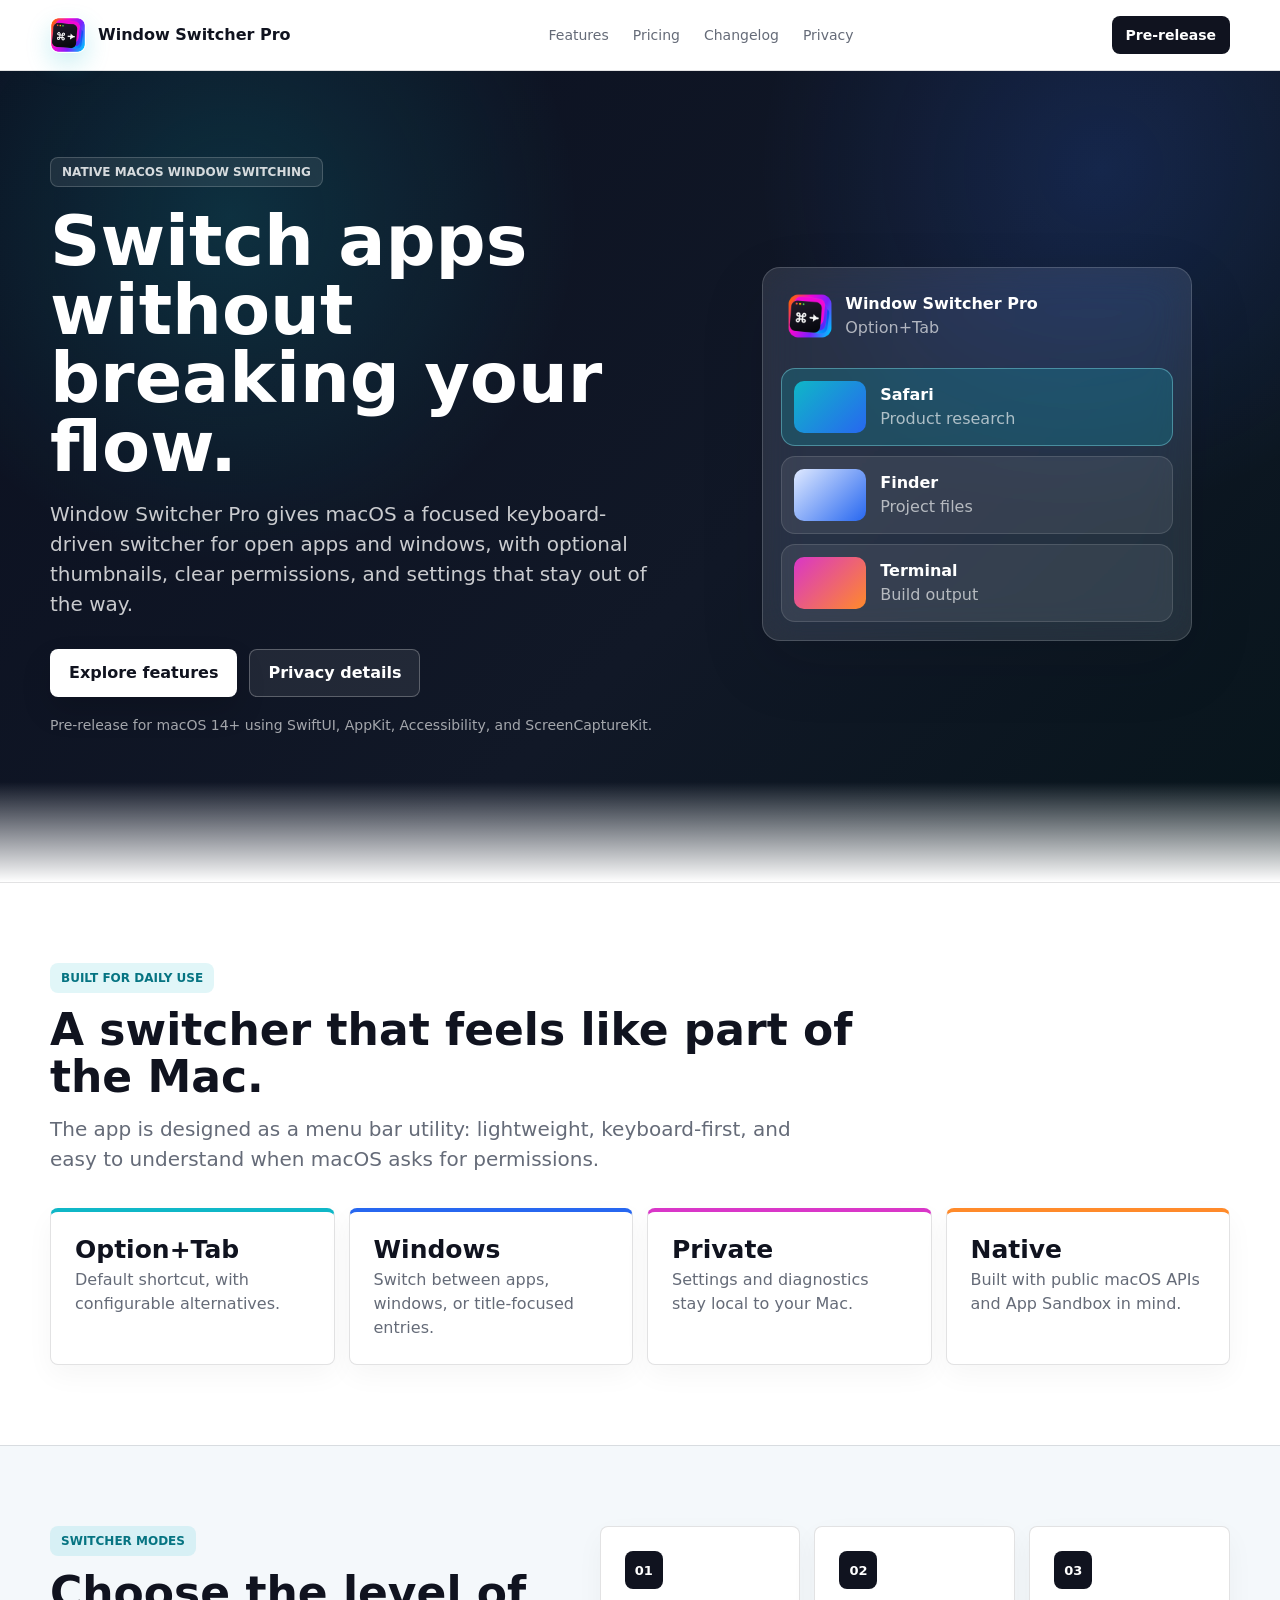
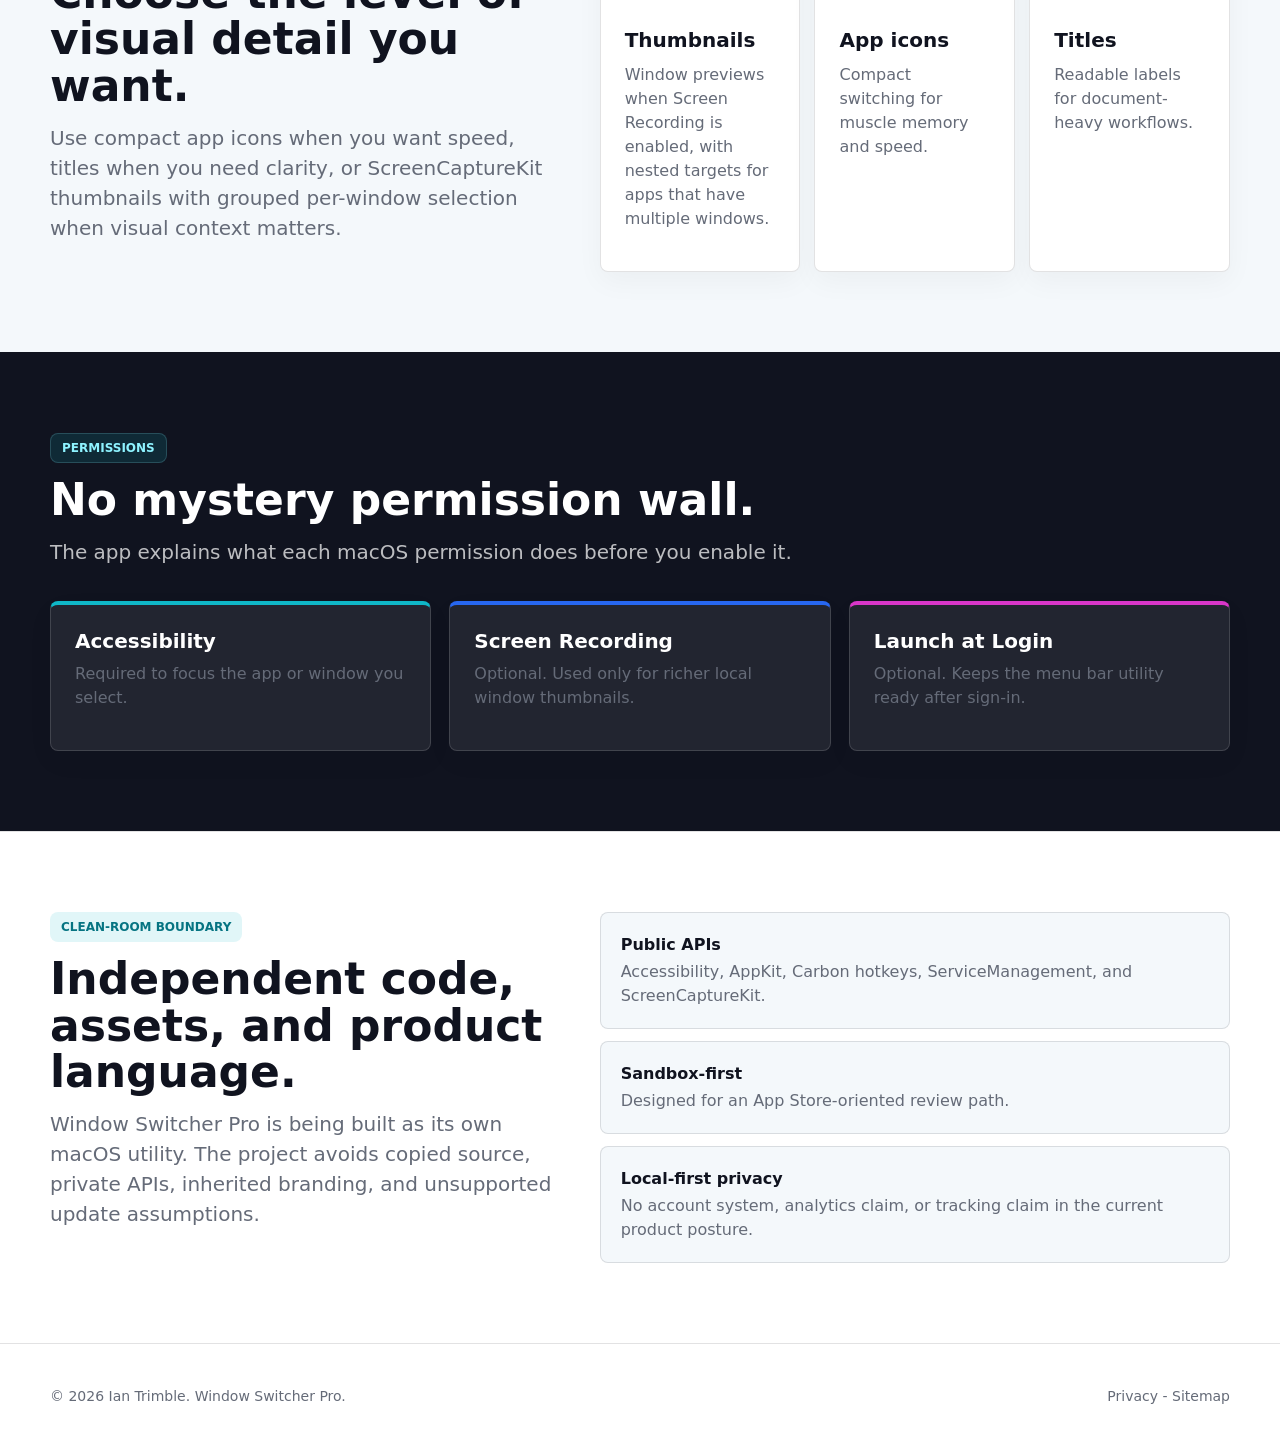
<file: index.html>
<!doctype html>
<html lang="en">
<head>
  <meta charset="utf-8">
  <meta name="viewport" content="width=device-width, initial-scale=1">
  <title>Window Switcher Pro - fast native window switching for macOS</title>
  <meta name="description" content="Window Switcher Pro is a native macOS menu bar utility for switching apps and windows with a configurable keyboard shortcut, clean onboarding, thumbnails, exceptions, and privacy-first local settings.">
  <link rel="canonical" href="https://alttab.remnantsecurity.com/">
  <meta property="og:site_name" content="Window Switcher Pro">
  <meta property="og:url" content="https://alttab.remnantsecurity.com/">
  <meta property="og:image" content="https://alttab.remnantsecurity.com/assets/og-card.png">
  <meta property="og:image:width" content="1200">
  <meta property="og:image:height" content="630">
  <meta property="og:image:alt" content="Window Switcher Pro - switch apps without breaking your flow. A native macOS keyboard switcher.">
  <meta property="og:title" content="Window Switcher Pro">
  <meta property="og:description" content="A native macOS app and window switcher built with public APIs and a privacy-first local design.">
  <meta property="og:type" content="website">
  <meta name="twitter:card" content="summary_large_image">
  <meta name="theme-color" content="#0fb7c7">
  <link rel="icon" type="image/svg+xml" href="/favicon.svg">
  <link rel="preload" as="image" href="/assets/app-icon.png">
  <link rel="stylesheet" href="/styles.css">
</head>
<body>
  <nav class="nav">
    <div class="nav-inner">
      <a class="brand" href="/"><img src="/assets/app-icon.png" alt="">Window Switcher Pro</a>
      <div class="links">
        <a href="/features.html">Features</a>
        <a href="/pricing.html">Pricing</a>
        <a href="/changelog.html">Changelog</a>
        <a href="/privacy.html">Privacy</a>
      </div>
      <a class="status-link" href="/pricing.html">Pre-release</a>
    </div>
  </nav>

  <main>
    <section class="hero">
      <div class="wrap hero-grid">
        <div class="hero-copy">
          <span class="eyebrow">Native macOS window switching</span>
          <h1>Switch apps without breaking your flow.</h1>
          <p class="lead">Window Switcher Pro gives macOS a focused keyboard-driven switcher for open apps and windows, with optional thumbnails, clear permissions, and settings that stay out of the way.</p>
          <div class="actions">
            <a class="button primary" href="/features.html">Explore features</a>
            <a class="button secondary" href="/privacy.html">Privacy details</a>
          </div>
          <p class="release-note">Pre-release for macOS 14+ using SwiftUI, AppKit, Accessibility, and ScreenCaptureKit.</p>
        </div>

        <div class="hero-visual" aria-label="Window Switcher Pro switcher preview">
          <div class="switcher-shell">
            <div class="switcher-header">
              <img src="/assets/app-icon.png" alt="">
              <div>
                <strong>Window Switcher Pro</strong>
                <span>Option+Tab</span>
              </div>
            </div>
            <div class="switcher-row selected">
              <div class="window-thumb teal"></div>
              <div><strong>Safari</strong><span>Product research</span></div>
            </div>
            <div class="switcher-row">
              <div class="window-thumb blue"></div>
              <div><strong>Finder</strong><span>Project files</span></div>
            </div>
            <div class="switcher-row">
              <div class="window-thumb pink"></div>
              <div><strong>Terminal</strong><span>Build output</span></div>
            </div>
          </div>
        </div>
      </div>
    </section>

    <section class="section">
      <div class="wrap">
        <div class="section-title">
          <span class="badge">Built for daily use</span>
          <h2>A switcher that feels like part of the Mac.</h2>
          <p class="lead">The app is designed as a menu bar utility: lightweight, keyboard-first, and easy to understand when macOS asks for permissions.</p>
        </div>
        <div class="stat-row">
          <div class="tile accent-cyan"><strong>Option+Tab</strong><span class="muted">Default shortcut, with configurable alternatives.</span></div>
          <div class="tile accent-blue"><strong>Windows</strong><span class="muted">Switch between apps, windows, or title-focused entries.</span></div>
          <div class="tile accent-magenta"><strong>Private</strong><span class="muted">Settings and diagnostics stay local to your Mac.</span></div>
          <div class="tile accent-orange"><strong>Native</strong><span class="muted">Built with public macOS APIs and App Sandbox in mind.</span></div>
        </div>
      </div>
    </section>

    <section class="section soft">
      <div class="wrap product-strip">
        <div>
          <span class="badge">Switcher modes</span>
          <h2>Choose the level of visual detail you want.</h2>
          <p class="lead">Use compact app icons when you want speed, titles when you need clarity, or ScreenCaptureKit thumbnails with grouped per-window selection when visual context matters.</p>
        </div>
        <div class="mode-grid">
          <article class="mode-card"><span class="mode-icon">01</span><strong>Thumbnails</strong><p>Window previews when Screen Recording is enabled, with nested targets for apps that have multiple windows.</p></article>
          <article class="mode-card"><span class="mode-icon">02</span><strong>App icons</strong><p>Compact switching for muscle memory and speed.</p></article>
          <article class="mode-card"><span class="mode-icon">03</span><strong>Titles</strong><p>Readable labels for document-heavy workflows.</p></article>
        </div>
      </div>
    </section>

    <section class="section dark">
      <div class="wrap">
        <div class="section-title">
          <span class="badge dark-badge">Permissions</span>
          <h2>No mystery permission wall.</h2>
          <p class="lead">The app explains what each macOS permission does before you enable it.</p>
        </div>
        <div class="grid">
          <article class="card dark-card accent-cyan">
            <h3>Accessibility</h3>
            <p>Required to focus the app or window you select.</p>
          </article>
          <article class="card dark-card accent-blue">
            <h3>Screen Recording</h3>
            <p>Optional. Used only for richer local window thumbnails.</p>
          </article>
          <article class="card dark-card accent-magenta">
            <h3>Launch at Login</h3>
            <p>Optional. Keeps the menu bar utility ready after sign-in.</p>
          </article>
        </div>
      </div>
    </section>

    <section class="section">
      <div class="wrap split">
        <div>
          <span class="badge">Clean-room boundary</span>
          <h2>Independent code, assets, and product language.</h2>
          <p class="lead">Window Switcher Pro is being built as its own macOS utility. The project avoids copied source, private APIs, inherited branding, and unsupported update assumptions.</p>
        </div>
        <div class="check-list">
          <div><strong>Public APIs</strong><span>Accessibility, AppKit, Carbon hotkeys, ServiceManagement, and ScreenCaptureKit.</span></div>
          <div><strong>Sandbox-first</strong><span>Designed for an App Store-oriented review path.</span></div>
          <div><strong>Local-first privacy</strong><span>No account system, analytics claim, or tracking claim in the current product posture.</span></div>
        </div>
      </div>
    </section>
  </main>

  <footer class="footer">
    <div class="wrap footer-inner">
      <div>&copy; 2026 Ian Trimble. Window Switcher Pro.</div>
      <div><a href="/privacy.html">Privacy</a> - <a href="/sitemap.xml">Sitemap</a></div>
    </div>
  </footer>
</body>
</html>
</file>
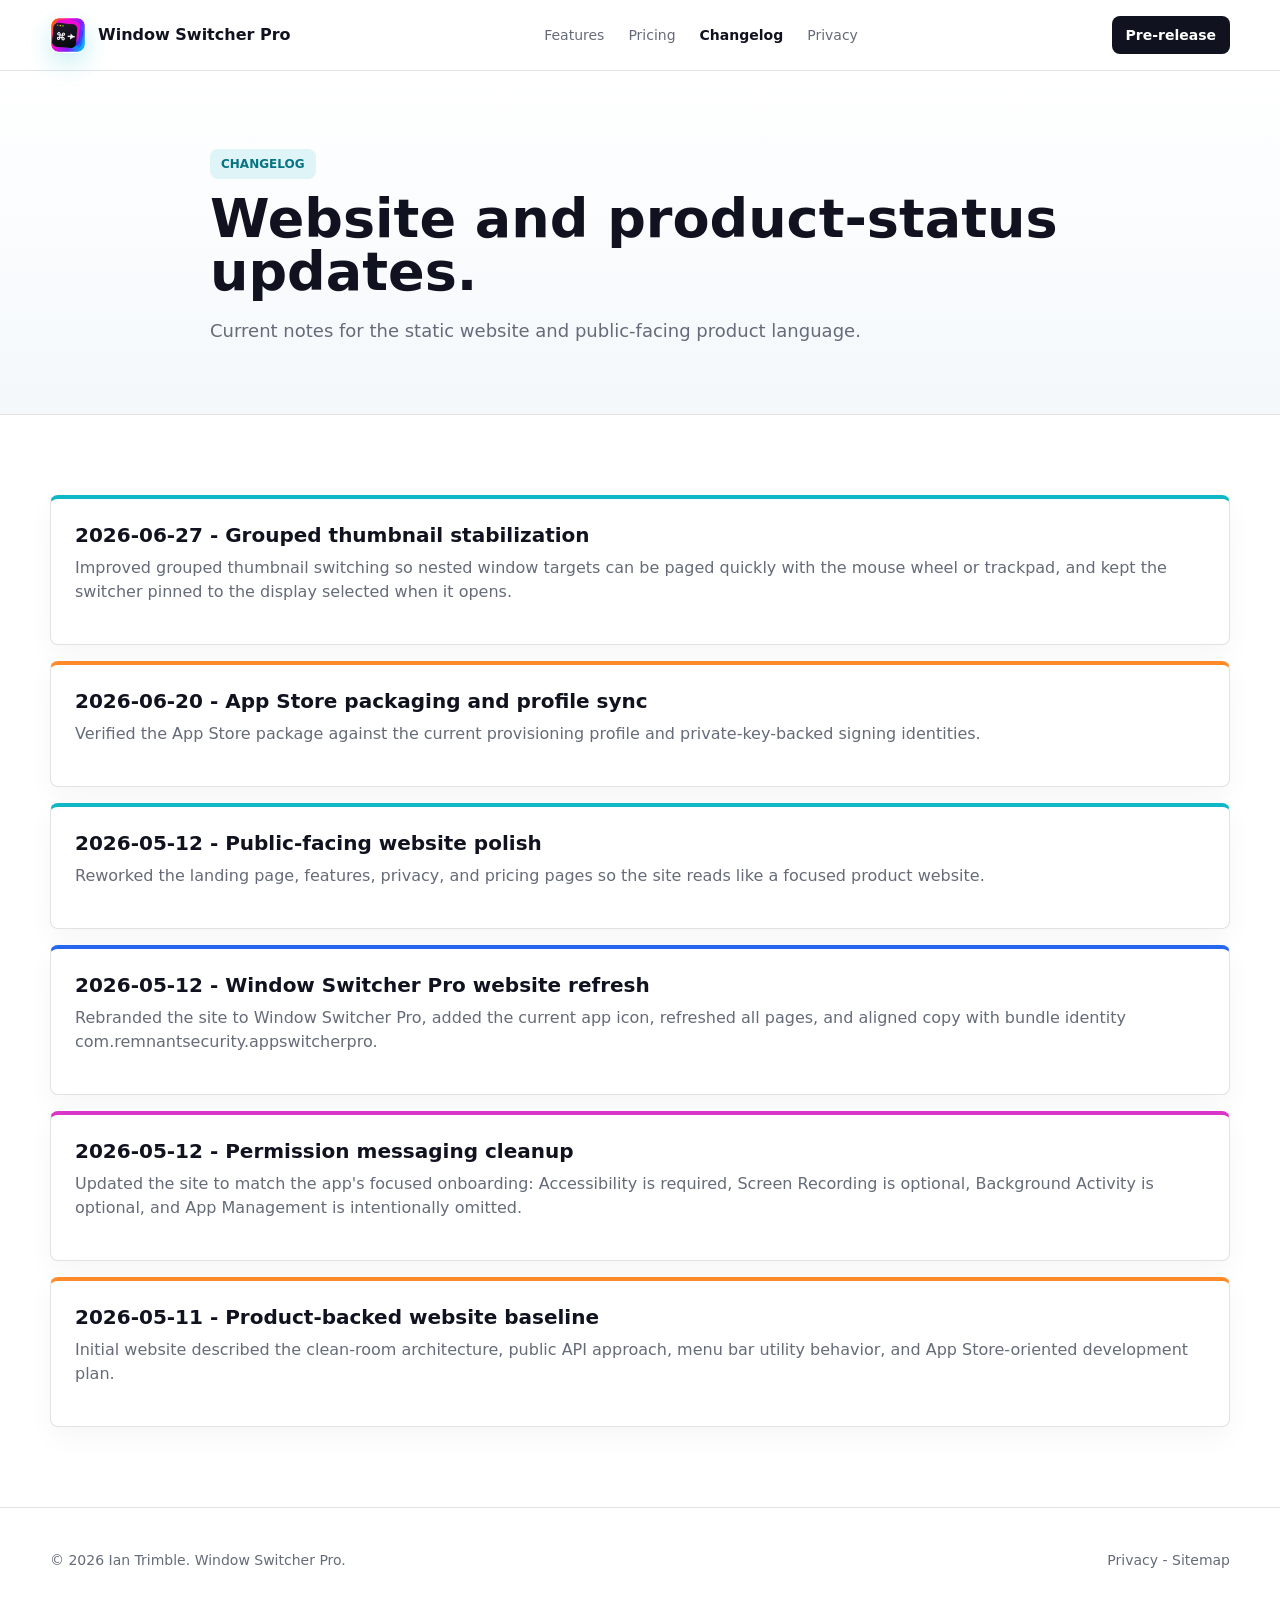
<file: changelog.html>
<!doctype html>
<html lang="en">
<head>
  <meta charset="utf-8">
  <meta name="viewport" content="width=device-width, initial-scale=1">
  <title>Changelog - Window Switcher Pro</title>
  <meta name="description" content="Website and product-status changelog for Window Switcher Pro.">
  <link rel="canonical" href="https://alttab.remnantsecurity.com/changelog.html">
  <meta property="og:site_name" content="Window Switcher Pro">
  <meta property="og:url" content="https://alttab.remnantsecurity.com/changelog.html">
  <meta property="og:image" content="https://alttab.remnantsecurity.com/assets/og-card.png">
  <meta property="og:image:width" content="1200">
  <meta property="og:image:height" content="630">
  <meta property="og:image:alt" content="Window Switcher Pro - switch apps without breaking your flow. A native macOS keyboard switcher.">
  <meta name="twitter:card" content="summary_large_image">
  <meta property="og:title" content="Window Switcher Pro Changelog">
  <meta property="og:description" content="Recent website and product-status updates.">
  <meta property="og:type" content="website">
  <meta name="theme-color" content="#0fb7c7">
  <link rel="icon" type="image/svg+xml" href="/favicon.svg">
  <link rel="stylesheet" href="/styles.css">
</head>
<body>
  <nav class="nav">
    <div class="nav-inner">
      <a class="brand" href="/"><img src="/assets/app-icon.png" alt="">Window Switcher Pro</a>
      <div class="links">
        <a href="/features.html">Features</a>
        <a href="/pricing.html">Pricing</a>
        <a href="/changelog.html" aria-current="page">Changelog</a>
        <a href="/privacy.html">Privacy</a>
      </div>
      <a class="status-link" href="/pricing.html">Pre-release</a>
    </div>
  </nav>

  <main>
    <section class="mini-hero">
      <div class="wrap content">
        <span class="badge">Changelog</span>
        <h1>Website and product-status updates.</h1>
        <p class="lead">Current notes for the static website and public-facing product language.</p>
      </div>
    </section>

    <section class="section">
      <div class="wrap timeline">
        <article class="timeline-item accent-cyan">
          <h3>2026-06-27 - Grouped thumbnail stabilization</h3>
          <p>Improved grouped thumbnail switching so nested window targets can be paged quickly with the mouse wheel or trackpad, and kept the switcher pinned to the display selected when it opens.</p>
        </article>
        <article class="timeline-item accent-orange">
          <h3>2026-06-20 - App Store packaging and profile sync</h3>
          <p>Verified the App Store package against the current provisioning profile and private-key-backed signing identities.</p>
        </article>
        <article class="timeline-item accent-cyan">
          <h3>2026-05-12 - Public-facing website polish</h3>
          <p>Reworked the landing page, features, privacy, and pricing pages so the site reads like a focused product website.</p>
        </article>
        <article class="timeline-item accent-blue">
          <h3>2026-05-12 - Window Switcher Pro website refresh</h3>
          <p>Rebranded the site to Window Switcher Pro, added the current app icon, refreshed all pages, and aligned copy with bundle identity com.remnantsecurity.appswitcherpro.</p>
        </article>
        <article class="timeline-item accent-magenta">
          <h3>2026-05-12 - Permission messaging cleanup</h3>
          <p>Updated the site to match the app's focused onboarding: Accessibility is required, Screen Recording is optional, Background Activity is optional, and App Management is intentionally omitted.</p>
        </article>
        <article class="timeline-item accent-orange">
          <h3>2026-05-11 - Product-backed website baseline</h3>
          <p>Initial website described the clean-room architecture, public API approach, menu bar utility behavior, and App Store-oriented development plan.</p>
        </article>
      </div>
    </section>
  </main>

  <footer class="footer">
    <div class="wrap footer-inner">
      <div>&copy; 2026 Ian Trimble. Window Switcher Pro.</div>
      <div><a href="/privacy.html">Privacy</a> - <a href="/sitemap.xml">Sitemap</a></div>
    </div>
  </footer>
</body>
</html>
</file>
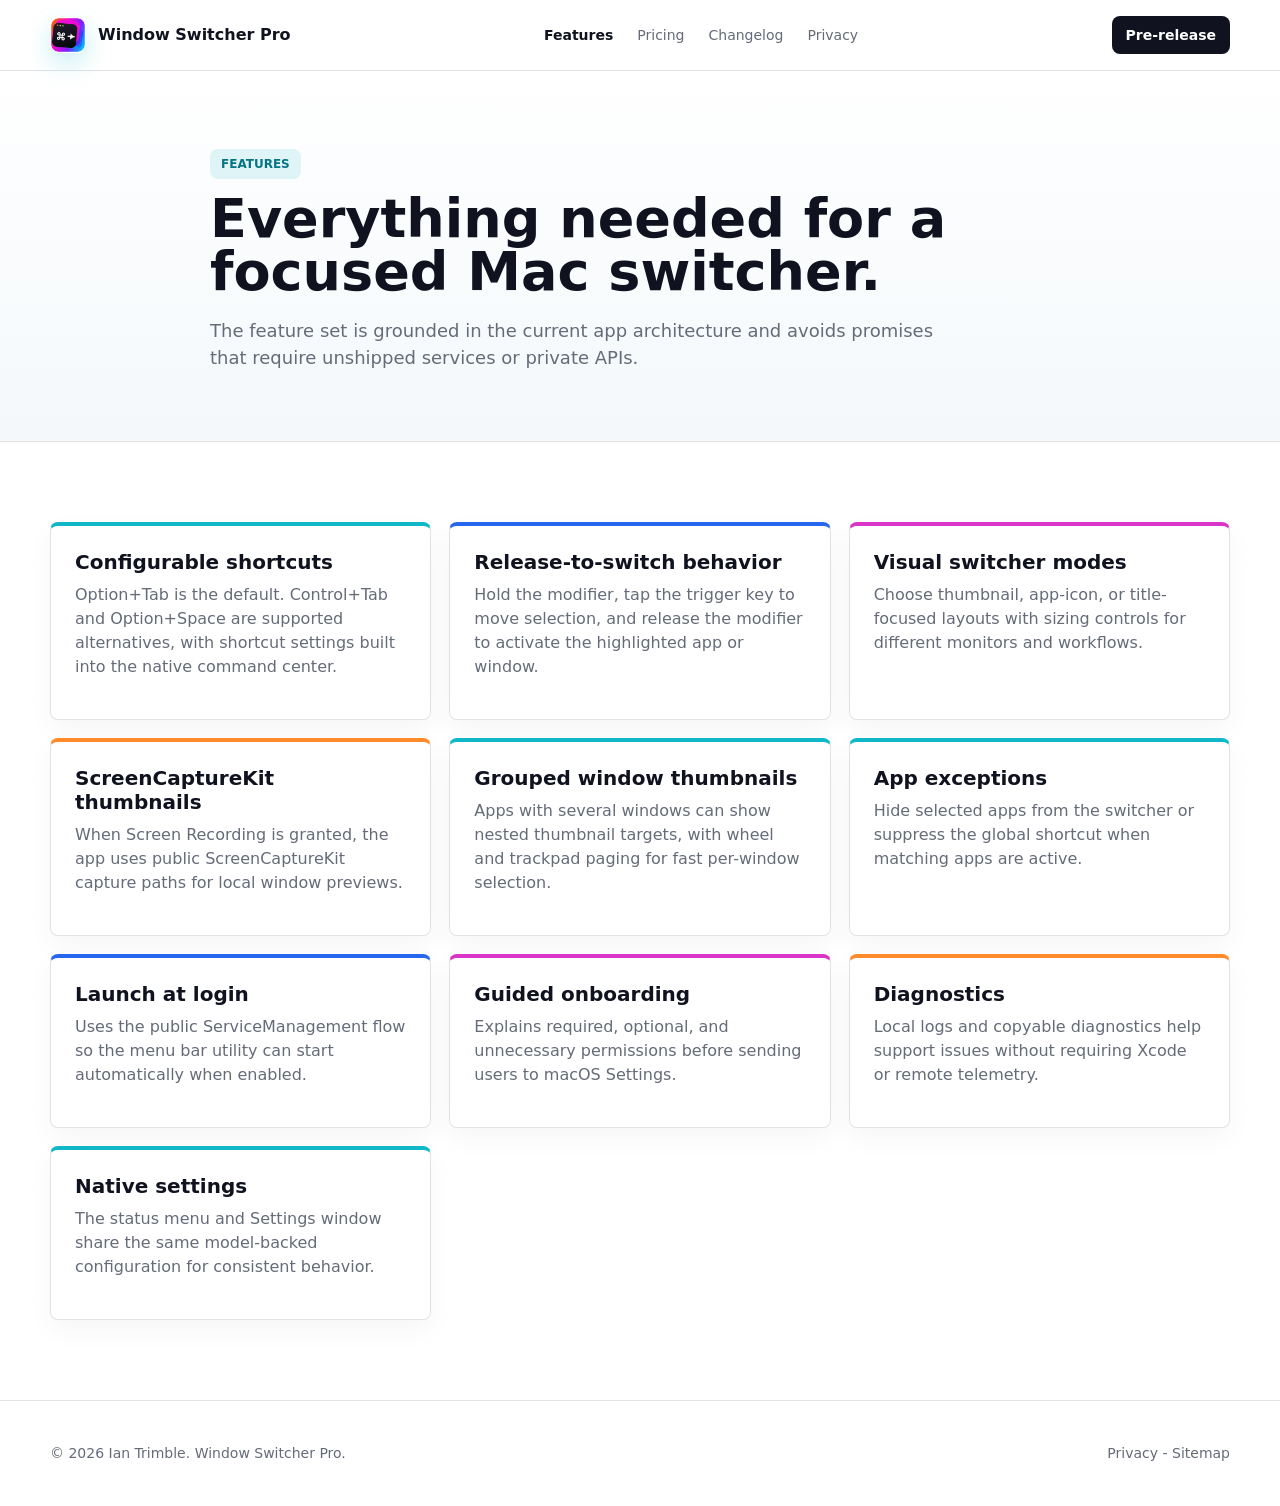
<file: features.html>
<!doctype html>
<html lang="en">
<head>
  <meta charset="utf-8">
  <meta name="viewport" content="width=device-width, initial-scale=1">
  <title>Features - Window Switcher Pro</title>
  <meta name="description" content="Feature details for Window Switcher Pro, including configurable shortcuts, switcher modes, grouped thumbnails, exceptions, onboarding, launch at login, and diagnostics.">
  <link rel="canonical" href="https://alttab.remnantsecurity.com/features.html">
  <meta property="og:site_name" content="Window Switcher Pro">
  <meta property="og:url" content="https://alttab.remnantsecurity.com/features.html">
  <meta property="og:image" content="https://alttab.remnantsecurity.com/assets/og-card.png">
  <meta property="og:image:width" content="1200">
  <meta property="og:image:height" content="630">
  <meta property="og:image:alt" content="Window Switcher Pro - switch apps without breaking your flow. A native macOS keyboard switcher.">
  <meta name="twitter:card" content="summary_large_image">
  <meta property="og:title" content="Window Switcher Pro Features">
  <meta property="og:description" content="Native macOS app and window switching with clear permissions and local settings.">
  <meta property="og:type" content="website">
  <meta name="theme-color" content="#0fb7c7">
  <link rel="icon" type="image/svg+xml" href="/favicon.svg">
  <link rel="stylesheet" href="/styles.css">
</head>
<body>
  <nav class="nav">
    <div class="nav-inner">
      <a class="brand" href="/"><img src="/assets/app-icon.png" alt="">Window Switcher Pro</a>
      <div class="links">
        <a href="/features.html" aria-current="page">Features</a>
        <a href="/pricing.html">Pricing</a>
        <a href="/changelog.html">Changelog</a>
        <a href="/privacy.html">Privacy</a>
      </div>
      <a class="status-link" href="/pricing.html">Pre-release</a>
    </div>
  </nav>

  <main>
    <section class="mini-hero">
      <div class="wrap content">
        <span class="badge">Features</span>
        <h1>Everything needed for a focused Mac switcher.</h1>
        <p class="lead">The feature set is grounded in the current app architecture and avoids promises that require unshipped services or private APIs.</p>
      </div>
    </section>

    <section class="section">
      <div class="wrap">
        <div class="grid">
          <article class="card accent-cyan">
            <h3>Configurable shortcuts</h3>
            <p>Option+Tab is the default. Control+Tab and Option+Space are supported alternatives, with shortcut settings built into the native command center.</p>
          </article>
          <article class="card accent-blue">
            <h3>Release-to-switch behavior</h3>
            <p>Hold the modifier, tap the trigger key to move selection, and release the modifier to activate the highlighted app or window.</p>
          </article>
          <article class="card accent-magenta">
            <h3>Visual switcher modes</h3>
            <p>Choose thumbnail, app-icon, or title-focused layouts with sizing controls for different monitors and workflows.</p>
          </article>
          <article class="card accent-orange">
            <h3>ScreenCaptureKit thumbnails</h3>
            <p>When Screen Recording is granted, the app uses public ScreenCaptureKit capture paths for local window previews.</p>
          </article>
          <article class="card accent-cyan">
            <h3>Grouped window thumbnails</h3>
            <p>Apps with several windows can show nested thumbnail targets, with wheel and trackpad paging for fast per-window selection.</p>
          </article>
          <article class="card accent-cyan">
            <h3>App exceptions</h3>
            <p>Hide selected apps from the switcher or suppress the global shortcut when matching apps are active.</p>
          </article>
          <article class="card accent-blue">
            <h3>Launch at login</h3>
            <p>Uses the public ServiceManagement flow so the menu bar utility can start automatically when enabled.</p>
          </article>
          <article class="card accent-magenta">
            <h3>Guided onboarding</h3>
            <p>Explains required, optional, and unnecessary permissions before sending users to macOS Settings.</p>
          </article>
          <article class="card accent-orange">
            <h3>Diagnostics</h3>
            <p>Local logs and copyable diagnostics help support issues without requiring Xcode or remote telemetry.</p>
          </article>
          <article class="card accent-cyan">
            <h3>Native settings</h3>
            <p>The status menu and Settings window share the same model-backed configuration for consistent behavior.</p>
          </article>
        </div>
      </div>
    </section>
  </main>

  <footer class="footer">
    <div class="wrap footer-inner">
      <div>&copy; 2026 Ian Trimble. Window Switcher Pro.</div>
      <div><a href="/privacy.html">Privacy</a> - <a href="/sitemap.xml">Sitemap</a></div>
    </div>
  </footer>
</body>
</html>
</file>
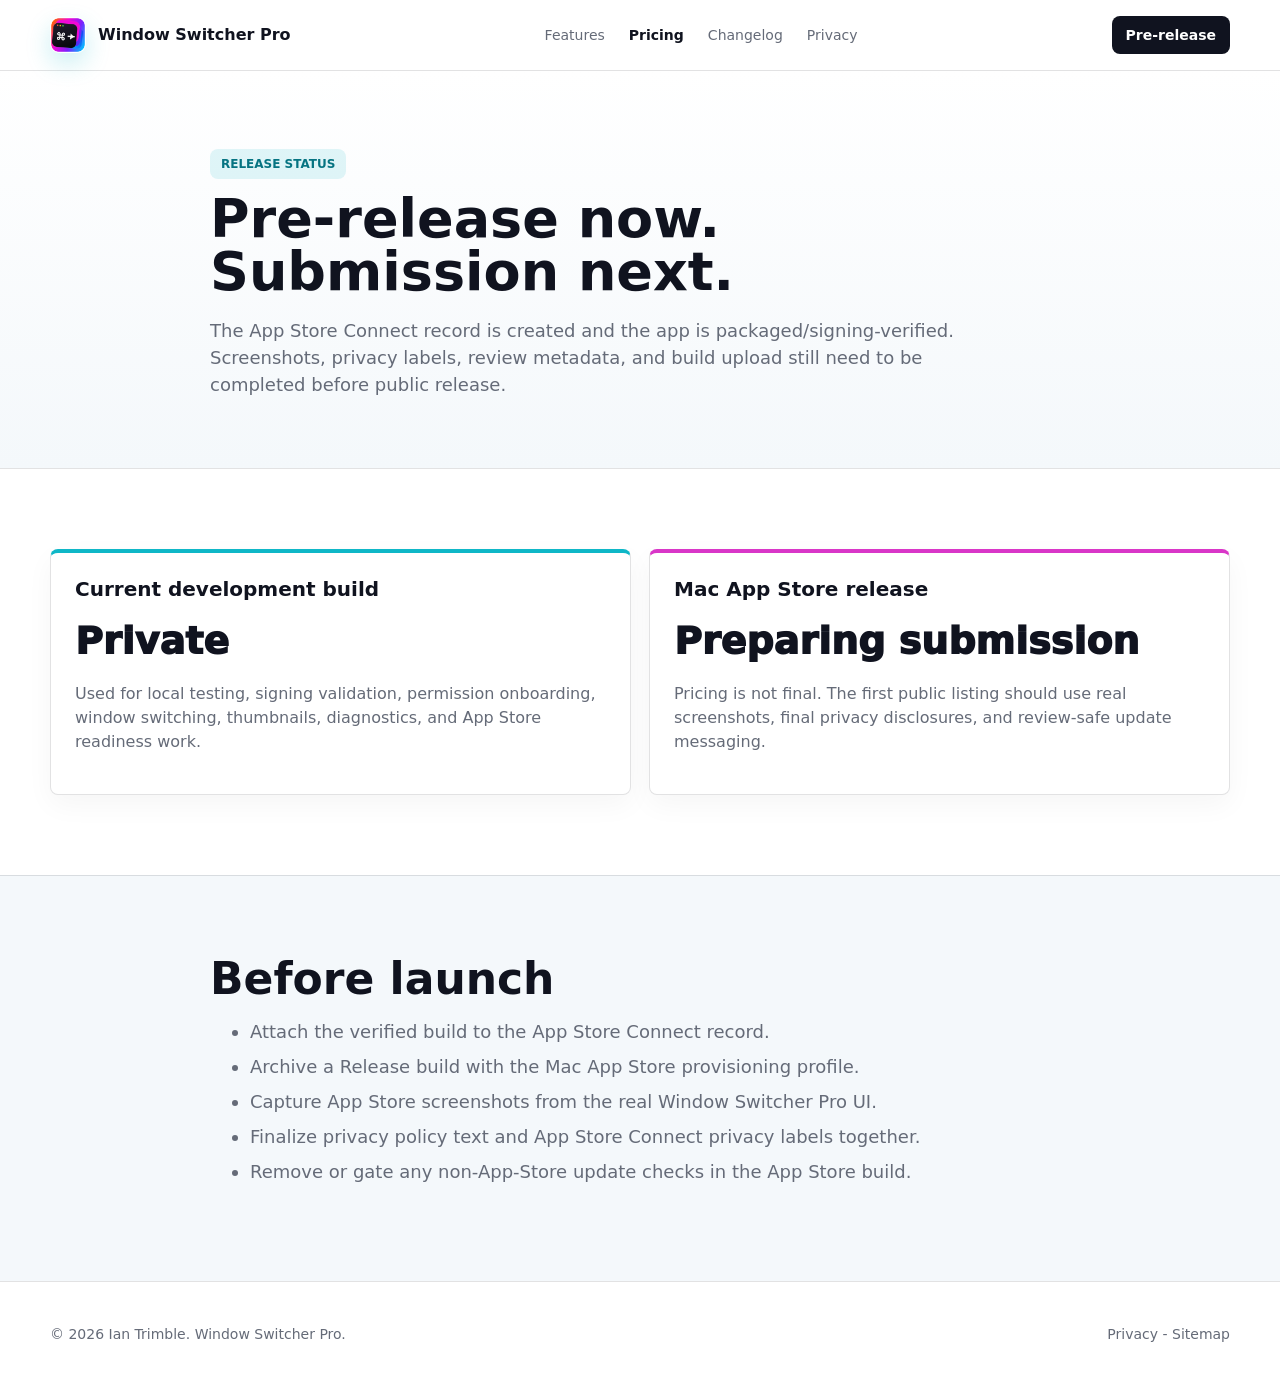
<file: pricing.html>
<!doctype html>
<html lang="en">
<head>
  <meta charset="utf-8">
  <meta name="viewport" content="width=device-width, initial-scale=1">
  <title>Pricing and release status - Window Switcher Pro</title>
  <meta name="description" content="Current pre-release status and pricing notes for Window Switcher Pro.">
  <link rel="canonical" href="https://alttab.remnantsecurity.com/pricing.html">
  <meta property="og:site_name" content="Window Switcher Pro">
  <meta property="og:url" content="https://alttab.remnantsecurity.com/pricing.html">
  <meta property="og:image" content="https://alttab.remnantsecurity.com/assets/og-card.png">
  <meta property="og:image:width" content="1200">
  <meta property="og:image:height" content="630">
  <meta property="og:image:alt" content="Window Switcher Pro - switch apps without breaking your flow. A native macOS keyboard switcher.">
  <meta name="twitter:card" content="summary_large_image">
  <meta property="og:title" content="Window Switcher Pro Pricing and Release Status">
  <meta property="og:description" content="Window Switcher Pro is in pre-release development. Public pricing is not final.">
  <meta property="og:type" content="website">
  <meta name="theme-color" content="#0fb7c7">
  <link rel="icon" type="image/svg+xml" href="/favicon.svg">
  <link rel="stylesheet" href="/styles.css">
</head>
<body>
  <nav class="nav">
    <div class="nav-inner">
      <a class="brand" href="/"><img src="/assets/app-icon.png" alt="">Window Switcher Pro</a>
      <div class="links">
        <a href="/features.html">Features</a>
        <a href="/pricing.html" aria-current="page">Pricing</a>
        <a href="/changelog.html">Changelog</a>
        <a href="/privacy.html">Privacy</a>
      </div>
      <a class="status-link" href="/pricing.html">Pre-release</a>
    </div>
  </nav>

  <main>
    <section class="mini-hero">
      <div class="wrap content">
        <span class="badge">Release status</span>
        <h1>Pre-release now. Submission next.</h1>
        <p class="lead">The App Store Connect record is created and the app is packaged/signing-verified. Screenshots, privacy labels, review metadata, and build upload still need to be completed before public release.</p>
      </div>
    </section>

    <section class="section">
      <div class="wrap">
        <div class="grid two">
          <article class="price-card accent-cyan">
            <h3>Current development build</h3>
            <div class="price">Private</div>
            <p>Used for local testing, signing validation, permission onboarding, window switching, thumbnails, diagnostics, and App Store readiness work.</p>
          </article>
          <article class="price-card accent-magenta">
            <h3>Mac App Store release</h3>
            <div class="price">Preparing submission</div>
            <p>Pricing is not final. The first public listing should use real screenshots, final privacy disclosures, and review-safe update messaging.</p>
          </article>
        </div>
      </div>
    </section>

    <section class="section soft">
      <div class="wrap content">
        <h2>Before launch</h2>
        <ul>
          <li>Attach the verified build to the App Store Connect record.</li>
          <li>Archive a Release build with the Mac App Store provisioning profile.</li>
          <li>Capture App Store screenshots from the real Window Switcher Pro UI.</li>
          <li>Finalize privacy policy text and App Store Connect privacy labels together.</li>
          <li>Remove or gate any non-App-Store update checks in the App Store build.</li>
        </ul>
      </div>
    </section>
  </main>

  <footer class="footer">
    <div class="wrap footer-inner">
      <div>&copy; 2026 Ian Trimble. Window Switcher Pro.</div>
      <div><a href="/privacy.html">Privacy</a> - <a href="/sitemap.xml">Sitemap</a></div>
    </div>
  </footer>
</body>
</html>
</file>
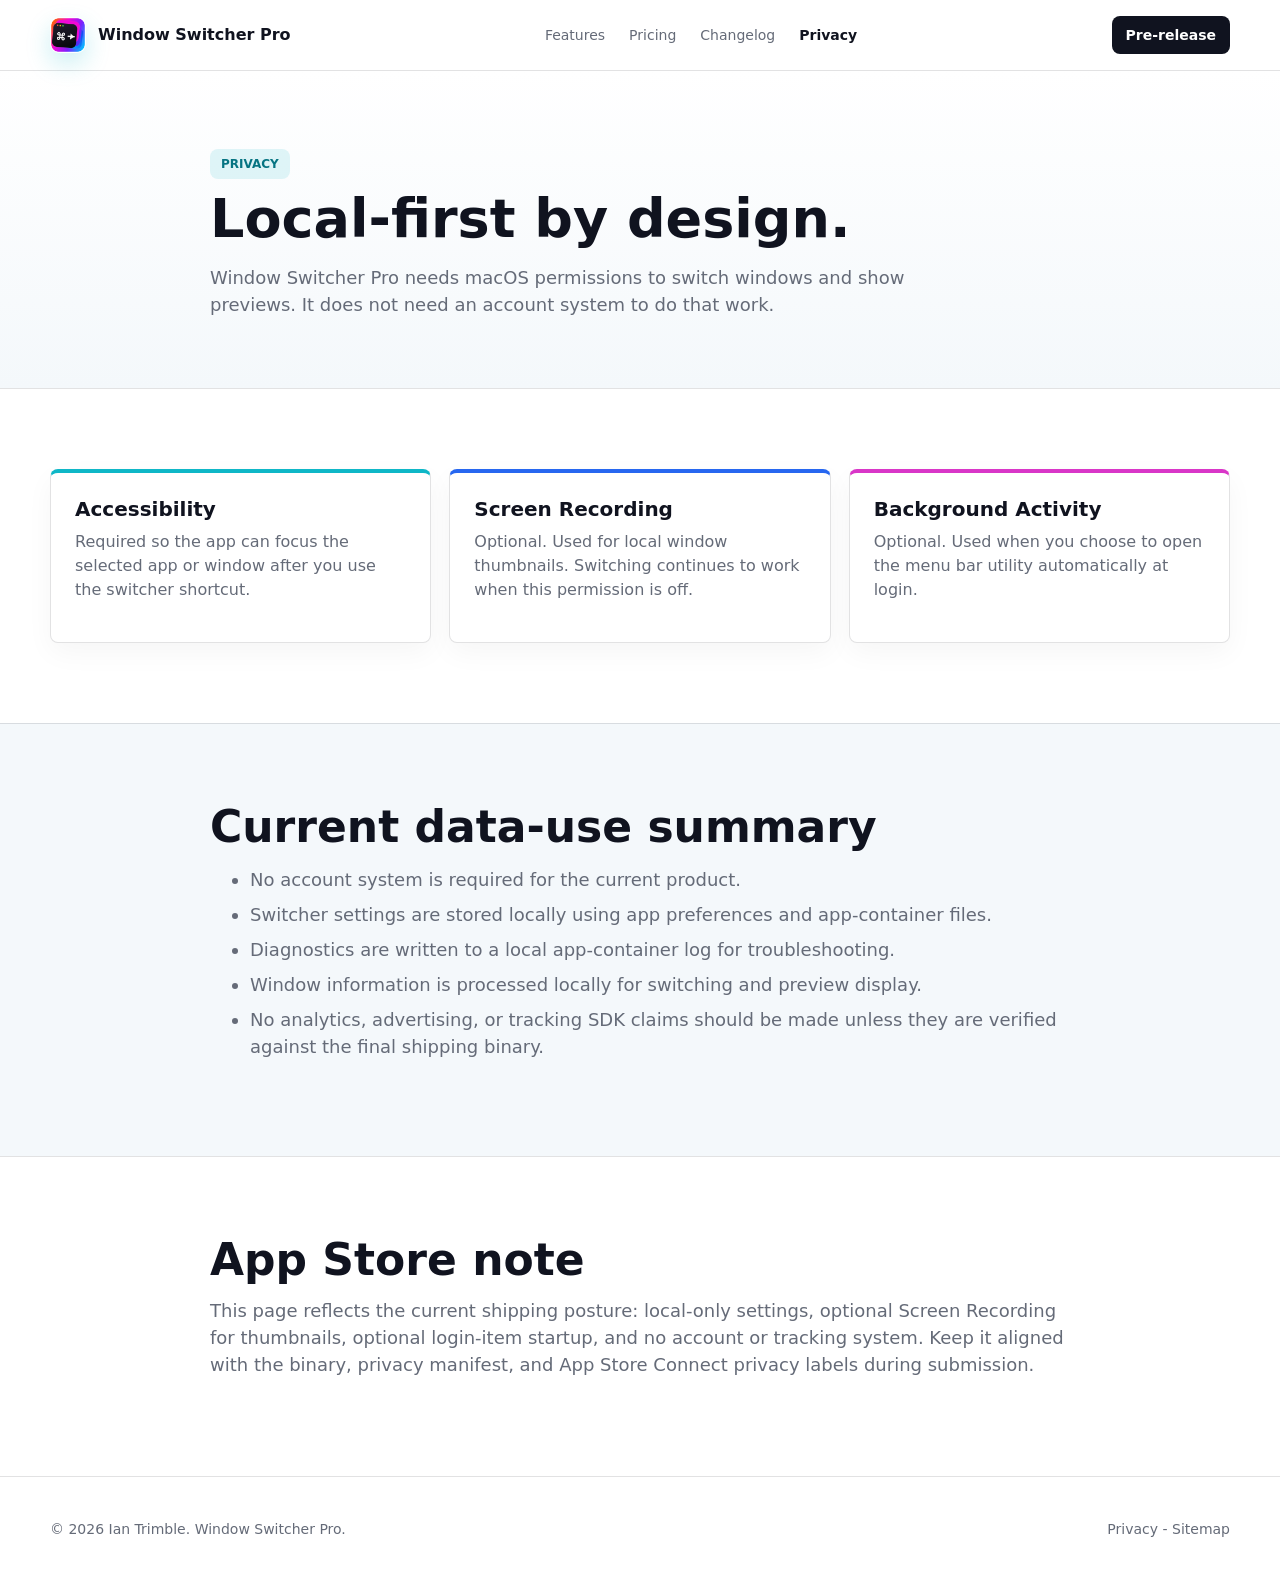
<file: privacy.html>
<!doctype html>
<html lang="en">
<head>
  <meta charset="utf-8">
  <meta name="viewport" content="width=device-width, initial-scale=1">
  <title>Privacy - Window Switcher Pro</title>
  <meta name="description" content="Privacy posture and permission explanations for Window Switcher Pro.">
  <link rel="canonical" href="https://alttab.remnantsecurity.com/privacy.html">
  <meta property="og:site_name" content="Window Switcher Pro">
  <meta property="og:url" content="https://alttab.remnantsecurity.com/privacy.html">
  <meta property="og:image" content="https://alttab.remnantsecurity.com/assets/og-card.png">
  <meta property="og:image:width" content="1200">
  <meta property="og:image:height" content="630">
  <meta property="og:image:alt" content="Window Switcher Pro - switch apps without breaking your flow. A native macOS keyboard switcher.">
  <meta name="twitter:card" content="summary_large_image">
  <meta property="og:title" content="Window Switcher Pro Privacy">
  <meta property="og:description" content="Permission and data-use summary for the macOS app and window switcher.">
  <meta property="og:type" content="website">
  <meta name="theme-color" content="#0fb7c7">
  <link rel="icon" type="image/svg+xml" href="/favicon.svg">
  <link rel="stylesheet" href="/styles.css">
</head>
<body>
  <nav class="nav">
    <div class="nav-inner">
      <a class="brand" href="/"><img src="/assets/app-icon.png" alt="">Window Switcher Pro</a>
      <div class="links">
        <a href="/features.html">Features</a>
        <a href="/pricing.html">Pricing</a>
        <a href="/changelog.html">Changelog</a>
        <a href="/privacy.html" aria-current="page">Privacy</a>
      </div>
      <a class="status-link" href="/pricing.html">Pre-release</a>
    </div>
  </nav>

  <main>
    <section class="mini-hero">
      <div class="wrap content">
        <span class="badge">Privacy</span>
        <h1>Local-first by design.</h1>
        <p class="lead">Window Switcher Pro needs macOS permissions to switch windows and show previews. It does not need an account system to do that work.</p>
      </div>
    </section>

    <section class="section">
      <div class="wrap">
        <div class="grid">
          <article class="card accent-cyan">
            <h3>Accessibility</h3>
            <p>Required so the app can focus the selected app or window after you use the switcher shortcut.</p>
          </article>
          <article class="card accent-blue">
            <h3>Screen Recording</h3>
            <p>Optional. Used for local window thumbnails. Switching continues to work when this permission is off.</p>
          </article>
          <article class="card accent-magenta">
            <h3>Background Activity</h3>
            <p>Optional. Used when you choose to open the menu bar utility automatically at login.</p>
          </article>
        </div>
      </div>
    </section>

    <section class="section soft">
      <div class="wrap content">
        <h2>Current data-use summary</h2>
        <ul>
          <li>No account system is required for the current product.</li>
          <li>Switcher settings are stored locally using app preferences and app-container files.</li>
          <li>Diagnostics are written to a local app-container log for troubleshooting.</li>
          <li>Window information is processed locally for switching and preview display.</li>
          <li>No analytics, advertising, or tracking SDK claims should be made unless they are verified against the final shipping binary.</li>
        </ul>
      </div>
    </section>

    <section class="section">
      <div class="wrap content">
        <h2>App Store note</h2>
        <p>This page reflects the current shipping posture: local-only settings, optional Screen Recording for thumbnails, optional login-item startup, and no account or tracking system. Keep it aligned with the binary, privacy manifest, and App Store Connect privacy labels during submission.</p>
      </div>
    </section>
  </main>

  <footer class="footer">
    <div class="wrap footer-inner">
      <div>&copy; 2026 Ian Trimble. Window Switcher Pro.</div>
      <div><a href="/privacy.html">Privacy</a> - <a href="/sitemap.xml">Sitemap</a></div>
    </div>
  </footer>
</body>
</html>
</file>
<file: styles.css>
:root {
  color-scheme: light;
  --ink: #10131f;
  --muted: #656b78;
  --soft: #f4f8fb;
  --panel: #ffffff;
  --line: rgba(16, 19, 31, 0.12);
  --cyan: #0fb7c7;
  --blue: #2767f0;
  --magenta: #d936c8;
  --orange: #ff8a2a;
  --green: #42c66d;
  --nav: rgba(255, 255, 255, 0.88);
  --shadow: 0 24px 64px rgba(16, 19, 31, 0.13);
}

* {
  box-sizing: border-box;
}

html {
  scroll-behavior: smooth;
}

body {
  margin: 0;
  background: #ffffff;
  color: var(--ink);
  font-family: -apple-system, BlinkMacSystemFont, "SF Pro Display", "SF Pro Text", Inter, system-ui, sans-serif;
  line-height: 1.5;
  -webkit-font-smoothing: antialiased;
}

a {
  color: inherit;
  text-decoration: none;
}

.nav {
  position: sticky;
  top: 0;
  z-index: 50;
  background: var(--nav);
  border-bottom: 1px solid var(--line);
  backdrop-filter: saturate(180%) blur(18px);
}

.nav-inner {
  width: min(1180px, calc(100% - 40px));
  min-height: 70px;
  margin: 0 auto;
  display: flex;
  align-items: center;
  justify-content: space-between;
  gap: 22px;
}

.brand {
  display: flex;
  align-items: center;
  gap: 12px;
  font-weight: 900;
}

.brand img {
  width: 36px;
  height: 36px;
  border-radius: 9px;
  box-shadow: 0 10px 24px rgba(15, 183, 199, 0.22);
}

.links {
  display: flex;
  align-items: center;
  gap: 24px;
  color: var(--muted);
  font-size: 14px;
}

.links a {
  padding: 7px 0;
}

.links a[aria-current="page"] {
  color: var(--ink);
  font-weight: 800;
}

.status-link {
  display: inline-flex;
  align-items: center;
  justify-content: center;
  min-height: 38px;
  padding: 0 14px;
  border-radius: 8px;
  background: var(--ink);
  color: white;
  font-size: 14px;
  font-weight: 900;
}

.wrap {
  width: min(1180px, calc(100% - 40px));
  margin: 0 auto;
}

.hero {
  position: relative;
  overflow: hidden;
  min-height: 680px;
  display: flex;
  align-items: center;
  background:
    radial-gradient(circle at 18% 18%, rgba(15, 183, 199, 0.18), transparent 28%),
    radial-gradient(circle at 86% 12%, rgba(39, 103, 240, 0.18), transparent 26%),
    linear-gradient(135deg, #0b1020 0%, #111827 58%, #07151b 100%);
  color: white;
}

.hero::after {
  content: "";
  position: absolute;
  left: 0;
  right: 0;
  bottom: 0;
  height: 100px;
  background: linear-gradient(180deg, rgba(255, 255, 255, 0), #ffffff);
}

.hero-grid {
  position: relative;
  z-index: 1;
  display: grid;
  grid-template-columns: minmax(0, 1fr) minmax(360px, 0.82fr);
  gap: 58px;
  align-items: center;
  padding: 86px 0 132px;
}

.hero-copy {
  max-width: 720px;
}

.eyebrow,
.badge {
  display: inline-flex;
  align-items: center;
  min-height: 30px;
  padding: 0 11px;
  border-radius: 8px;
  font-size: 12px;
  font-weight: 900;
  letter-spacing: 0;
  text-transform: uppercase;
}

.eyebrow {
  margin-bottom: 20px;
  color: rgba(255, 255, 255, 0.82);
  border: 1px solid rgba(255, 255, 255, 0.18);
  background: rgba(255, 255, 255, 0.08);
}

.badge {
  margin-bottom: 14px;
  color: #067482;
  background: rgba(15, 183, 199, 0.12);
}

.dark-badge {
  color: #8ef3ff;
  background: rgba(15, 183, 199, 0.14);
  border: 1px solid rgba(142, 243, 255, 0.18);
}

h1,
h2,
h3,
p {
  margin-top: 0;
}

h1 {
  margin-bottom: 18px;
  font-size: 70px;
  line-height: 0.98;
  letter-spacing: 0;
}

h2 {
  margin-bottom: 14px;
  font-size: 44px;
  line-height: 1.05;
  letter-spacing: 0;
}

h3 {
  margin-bottom: 9px;
  font-size: 20px;
  line-height: 1.2;
}

.lead {
  max-width: 760px;
  color: var(--muted);
  font-size: 20px;
}

.hero .lead {
  color: rgba(255, 255, 255, 0.78);
}

.actions {
  display: flex;
  flex-wrap: wrap;
  gap: 12px;
  margin-top: 30px;
}

.button {
  display: inline-flex;
  align-items: center;
  justify-content: center;
  min-height: 48px;
  padding: 0 18px;
  border-radius: 8px;
  font-weight: 900;
  border: 1px solid transparent;
}

.button.primary {
  background: white;
  color: var(--ink);
  box-shadow: 0 14px 30px rgba(0, 0, 0, 0.14);
}

.button.secondary {
  color: white;
  border-color: rgba(255, 255, 255, 0.26);
  background: rgba(255, 255, 255, 0.08);
}

.release-note {
  margin-top: 18px;
  color: rgba(255, 255, 255, 0.62);
  font-size: 14px;
}

.hero-visual {
  display: flex;
  justify-content: center;
}

.switcher-shell {
  width: min(100%, 430px);
  padding: 18px;
  border: 1px solid rgba(255, 255, 255, 0.16);
  border-radius: 18px;
  background: rgba(255, 255, 255, 0.11);
  box-shadow: var(--shadow);
  backdrop-filter: blur(20px) saturate(150%);
}

.switcher-header {
  display: flex;
  align-items: center;
  gap: 12px;
  padding: 6px 6px 18px;
}

.switcher-header img {
  width: 46px;
  height: 46px;
  border-radius: 11px;
}

.switcher-header strong,
.switcher-header span,
.switcher-row strong,
.switcher-row span {
  display: block;
}

.switcher-header span,
.switcher-row span {
  color: rgba(255, 255, 255, 0.64);
}

.switcher-row {
  display: grid;
  grid-template-columns: 72px 1fr;
  gap: 14px;
  align-items: center;
  margin-top: 10px;
  padding: 12px;
  border: 1px solid rgba(255, 255, 255, 0.12);
  border-radius: 14px;
  background: rgba(255, 255, 255, 0.08);
}

.switcher-row.selected {
  background: rgba(15, 183, 199, 0.22);
  border-color: rgba(142, 243, 255, 0.38);
}

.window-thumb {
  height: 52px;
  border-radius: 10px;
  background: linear-gradient(135deg, var(--cyan), var(--blue));
}

.window-thumb.blue {
  background: linear-gradient(135deg, #dfe9ff, var(--blue));
}

.window-thumb.pink {
  background: linear-gradient(135deg, var(--magenta), var(--orange));
}

.section {
  padding: 80px 0;
  border-top: 1px solid var(--line);
}

.section.soft {
  background: var(--soft);
}

.section.dark {
  background: #10131f;
  color: white;
}

.section.dark .lead,
.section.dark .muted,
.section.dark li,
.dark-card p {
  color: rgba(255, 255, 255, 0.72);
}

.section-title {
  max-width: 840px;
  margin-bottom: 34px;
}

.grid {
  display: grid;
  grid-template-columns: repeat(3, minmax(0, 1fr));
  gap: 18px;
}

.grid.two {
  grid-template-columns: repeat(2, minmax(0, 1fr));
}

.card,
.tile,
.price-card,
.timeline-item,
.mode-card {
  background: var(--panel);
  border: 1px solid var(--line);
  border-radius: 8px;
  padding: 24px;
  box-shadow: 0 10px 28px rgba(16, 19, 31, 0.04);
}

.dark-card {
  background: rgba(255, 255, 255, 0.08);
  border-color: rgba(255, 255, 255, 0.14);
}

.card p,
.card li,
.price-card p,
.timeline-item p,
.mode-card p,
.muted {
  color: var(--muted);
}

.stat-row {
  display: grid;
  grid-template-columns: repeat(4, minmax(0, 1fr));
  gap: 14px;
}

.tile strong {
  display: block;
  margin-bottom: 5px;
  font-size: 25px;
  line-height: 1.1;
}

.accent-cyan {
  border-top: 4px solid var(--cyan);
}

.accent-blue {
  border-top: 4px solid var(--blue);
}

.accent-magenta {
  border-top: 4px solid var(--magenta);
}

.accent-orange {
  border-top: 4px solid var(--orange);
}

.product-strip,
.split {
  display: grid;
  grid-template-columns: minmax(0, 0.9fr) minmax(0, 1.1fr);
  gap: 34px;
  align-items: start;
}

.mode-grid {
  display: grid;
  grid-template-columns: repeat(3, minmax(0, 1fr));
  gap: 14px;
}

.mode-card {
  min-height: 210px;
}

.mode-icon {
  display: inline-flex;
  align-items: center;
  justify-content: center;
  width: 38px;
  height: 38px;
  margin-bottom: 36px;
  border-radius: 8px;
  color: white;
  background: var(--ink);
  font-weight: 900;
  font-size: 13px;
}

.mode-card strong {
  display: block;
  margin-bottom: 8px;
  font-size: 20px;
}

.check-list {
  display: grid;
  gap: 12px;
}

.check-list div {
  padding: 20px;
  border: 1px solid var(--line);
  border-radius: 8px;
  background: var(--soft);
}

.check-list strong,
.check-list span {
  display: block;
}

.check-list span {
  margin-top: 3px;
  color: var(--muted);
}

.mini-hero {
  padding: 78px 0 52px;
  background: linear-gradient(180deg, #ffffff, var(--soft));
}

.mini-hero h1 {
  color: var(--ink);
  font-size: 54px;
}

.content {
  max-width: 860px;
}

.content p,
.content li {
  color: var(--muted);
  font-size: 18px;
}

.content li + li {
  margin-top: 8px;
}

.timeline {
  display: grid;
  gap: 16px;
}

.price-card .price {
  margin: 12px 0;
  font-size: 38px;
  font-weight: 950;
}

.footer {
  padding: 42px 0;
  color: var(--muted);
  font-size: 14px;
  border-top: 1px solid var(--line);
}

.footer-inner {
  display: flex;
  justify-content: space-between;
  gap: 18px;
  flex-wrap: wrap;
}

@media (max-width: 980px) {
  .links {
    display: none;
  }

  .hero {
    min-height: auto;
  }

  .hero-grid {
    grid-template-columns: 1fr;
    padding: 58px 0 140px;
  }

  .hero-visual {
    justify-content: flex-start;
  }

  h1 {
    font-size: 48px;
  }

  .mini-hero h1 {
    font-size: 40px;
  }

  h2 {
    font-size: 34px;
  }

  .grid,
  .grid.two,
  .stat-row,
  .product-strip,
  .split,
  .mode-grid {
    grid-template-columns: 1fr;
  }
}

@media (max-width: 520px) {
  .wrap,
  .nav-inner {
    width: min(100% - 28px, 1180px);
  }

  .status-link {
    display: none;
  }

  h1 {
    font-size: 42px;
  }

  .lead {
    font-size: 18px;
  }

  .switcher-row {
    grid-template-columns: 58px 1fr;
  }
}
</file>
